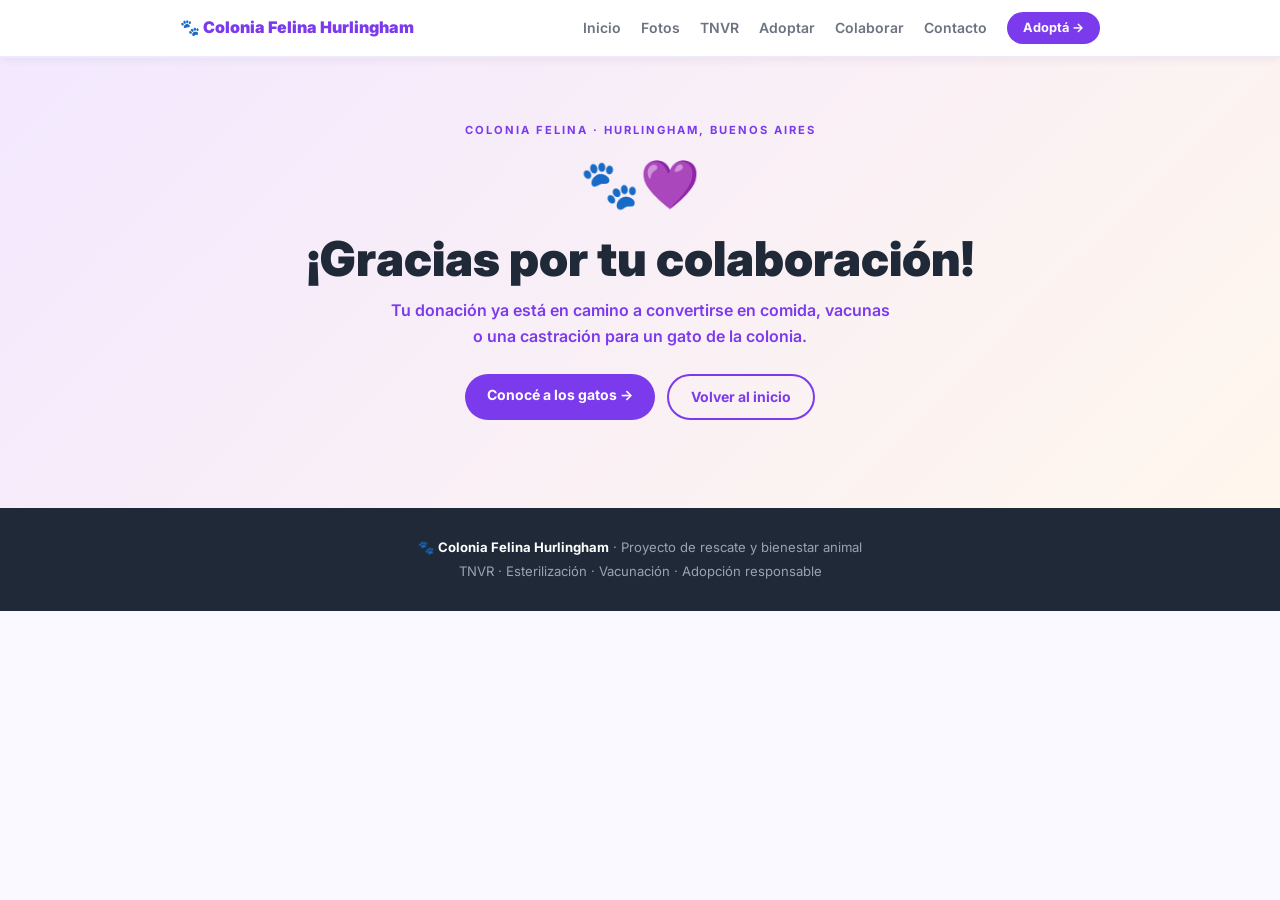
<file: gracias.html>
<!DOCTYPE html>
<html lang="es">
<head>
  <meta charset="UTF-8">
  <meta name="viewport" content="width=device-width, initial-scale=1.0">
  <meta name="description" content="Gracias por tu donación a la Colonia Felina Hurlingham.">
  <title>¡Gracias por tu colaboración! — Colonia Felina Hurlingham</title>
  <link rel="preconnect" href="https://fonts.googleapis.com">
  <link rel="preconnect" href="https://fonts.gstatic.com" crossorigin>
  <link href="https://fonts.googleapis.com/css2?family=Inter:wght@400;600;700;900&display=swap" rel="stylesheet">
  <link rel="stylesheet" href="css/styles.css">
  <script type="text/javascript">
    (function(c,l,a,r,i,t,y){
        c[a]=c[a]||function(){(c[a].q=c[a].q||[]).push(arguments)};
        t=l.createElement(r);t.async=1;t.src="https://www.clarity.ms/tag/"+i;
        y=l.getElementsByTagName(r)[0];y.parentNode.insertBefore(t,y);
    })(window, document, "clarity", "script", "xmikksjqrg");
</script>
</head>
<body>

  <!-- NAV -->
  <header class="nav-wrapper">
    <nav class="nav container">
      <a href="index.html#inicio" class="nav-logo">🐾 Colonia Felina Hurlingham</a>
      <button class="nav-toggle" aria-label="Abrir menú" aria-expanded="false">
        <span></span><span></span><span></span>
      </button>
      <ul class="nav-links">
        <li><a href="index.html#inicio">Inicio</a></li>
        <li><a href="index.html#fotos">Fotos</a></li>
        <li><a href="index.html#tnvr">TNVR</a></li>
        <li><a href="index.html#adoptar">Adoptar</a></li>
        <li><a href="index.html#colaborar">Colaborar</a></li>
        <li><a href="index.html#contacto">Contacto</a></li>
      </ul>
      <a href="index.html#contacto" class="btn btn-nav">Adoptá →</a>
    </nav>
  </header>

  <main>

    <!-- GRACIAS -->
    <section class="hero">
      <div class="container hero-inner">
        <div class="label">Colonia felina · Hurlingham, Buenos Aires</div>
        <div class="thanks-icon">🐾💜</div>
        <h1>¡Gracias por tu colaboración!</h1>
        <p class="tagline">Tu donación ya está en camino a convertirse en comida, vacunas<br>o una castración para un gato de la colonia.</p>
        <div class="hero-btns">
          <a href="index.html#fotos" class="btn btn-primary">Conocé a los gatos →</a>
          <a href="index.html#inicio" class="btn btn-secondary">Volver al inicio</a>
        </div>
      </div>
    </section>

  </main>

  <!-- FOOTER -->
  <footer class="footer">
    <div class="container">
      <p>🐾 <strong>Colonia Felina Hurlingham</strong> · Proyecto de rescate y bienestar animal</p>
      <p>TNVR · Esterilización · Vacunación · Adopción responsable</p>
    </div>
  </footer>

  <script src="js/main.js"></script>
</body>
</html>
</file>
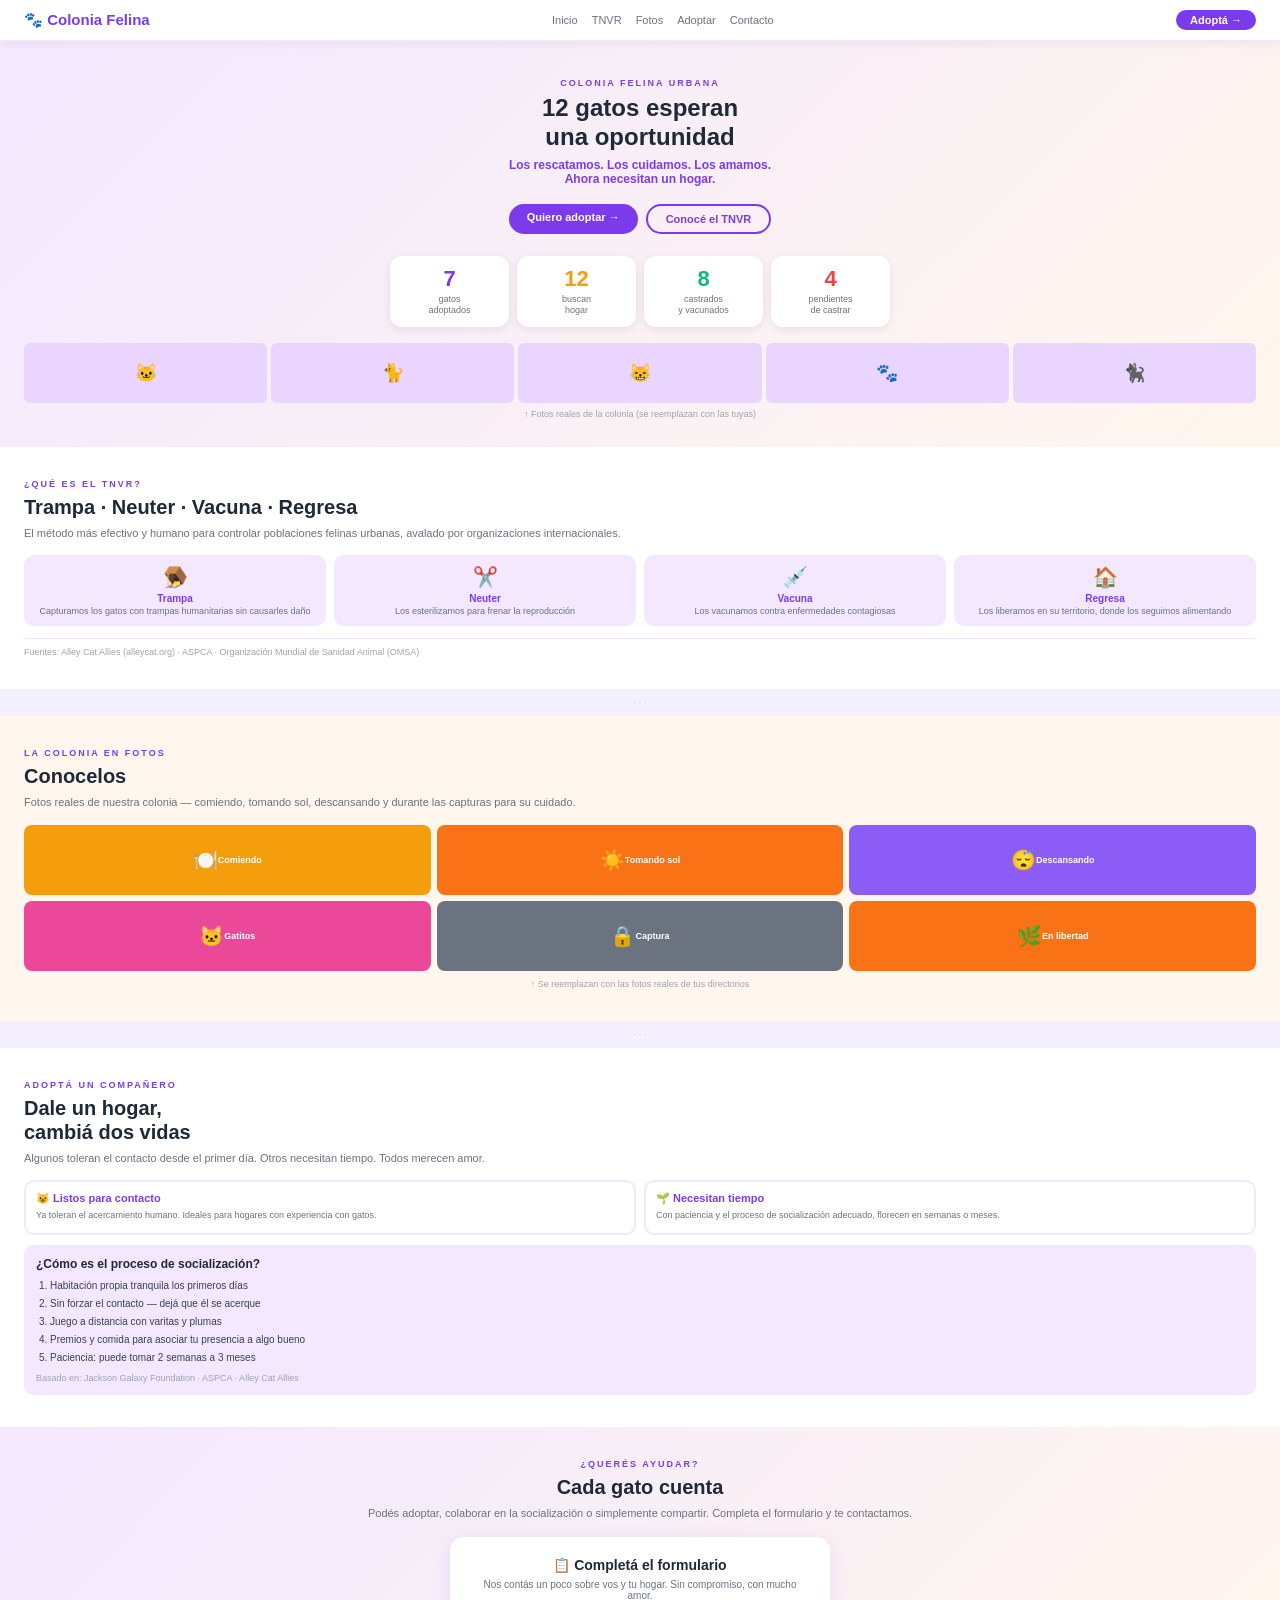
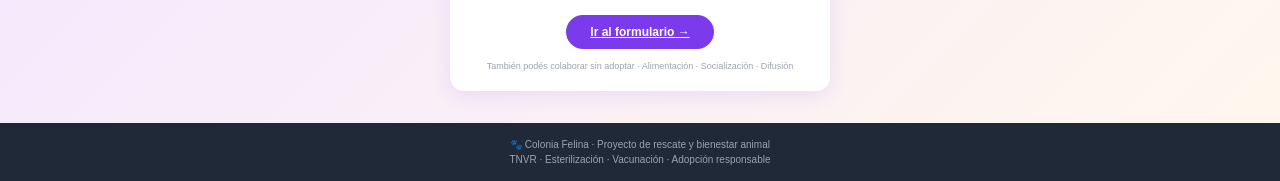
<file: .superpowers/brainstorm/844-1781565725/content/wireframe-full.html>
<!DOCTYPE html>
<html lang="es">
<head>
<meta charset="UTF-8">
<meta name="viewport" content="width=device-width, initial-scale=1.0">
<title>Wireframe — Colonia Felina</title>
<style>
  * { box-sizing: border-box; margin: 0; padding: 0; }
  body { font-family: 'Segoe UI', sans-serif; background: #f5f0ff; color: #1f2937; }

  /* NAV */
  nav { background: white; padding: 10px 24px; display: flex; align-items: center; justify-content: space-between; border-bottom: 2px solid #ede9fe; position: sticky; top: 0; z-index: 100; box-shadow: 0 2px 8px rgba(0,0,0,0.06); }
  nav .logo { font-weight: 900; font-size: 15px; color: #7c3aed; }
  nav .links { display: flex; gap: 14px; font-size: 11px; color: #6b7280; }
  nav .links span { cursor: pointer; } nav .links span:hover { color: #7c3aed; }
  nav .cta-nav { background: #7c3aed; color: white; padding: 4px 14px; border-radius: 20px; font-size: 11px; font-weight: 600; }

  /* SECTIONS */
  section { padding: 32px 24px; }
  .label { font-size: 9px; text-transform: uppercase; letter-spacing: 2px; color: #7c3aed; font-weight: 700; margin-bottom: 6px; }
  h2 { font-size: 20px; font-weight: 900; color: #1f2937; margin-bottom: 6px; line-height: 1.2; }
  .sub { font-size: 11px; color: #6b7280; margin-bottom: 14px; line-height: 1.5; }

  /* HERO */
  .hero { background: linear-gradient(135deg, #f3e8ff 0%, #fff7ed 100%); text-align: center; padding: 36px 24px 28px; }
  .hero h1 { font-size: 24px; font-weight: 900; color: #1f2937; line-height: 1.2; margin-bottom: 6px; }
  .hero .tagline { font-size: 12px; color: #7c3aed; font-weight: 600; margin-bottom: 18px; }
  .hero-btns { display: flex; gap: 8px; justify-content: center; margin-bottom: 22px; }
  .btn-primary { background: #7c3aed; color: white; padding: 7px 18px; border-radius: 24px; font-size: 11px; font-weight: 700; }
  .btn-secondary { border: 2px solid #7c3aed; color: #7c3aed; padding: 7px 18px; border-radius: 24px; font-size: 11px; font-weight: 700; }

  /* KPIs */
  .kpis { display: grid; grid-template-columns: repeat(4, 1fr); gap: 8px; max-width: 500px; margin: 0 auto; }
  .kpi { background: white; border-radius: 12px; padding: 10px 6px; text-align: center; box-shadow: 0 2px 8px rgba(0,0,0,0.08); }
  .kpi .num { font-size: 22px; font-weight: 900; }
  .kpi .desc { font-size: 9px; color: #6b7280; margin-top: 2px; line-height: 1.3; }
  .kpi.adopted .num { color: #7c3aed; }
  .kpi.waiting .num { color: #f59e0b; }
  .kpi.fixed .num { color: #10b981; }
  .kpi.pending .num { color: #ef4444; }

  /* FOTO STRIP hero */
  .photo-strip { display: grid; grid-template-columns: repeat(5, 1fr); gap: 4px; margin-top: 16px; }
  .photo-strip .ph { background: #e9d5ff; border-radius: 6px; height: 60px; display: flex; align-items: center; justify-content: center; font-size: 18px; }

  /* TNVR */
  .tnvr { background: white; }
  .tnvr-steps { display: grid; grid-template-columns: repeat(4, 1fr); gap: 8px; margin-bottom: 12px; }
  .step { background: #f3e8ff; border-radius: 10px; padding: 10px 6px; text-align: center; }
  .step .icon { font-size: 20px; margin-bottom: 4px; }
  .step .stitle { font-size: 10px; font-weight: 700; color: #7c3aed; }
  .step .sdesc { font-size: 9px; color: #6b7280; margin-top: 2px; }
  .tnvr-source { font-size: 9px; color: #9ca3af; border-top: 1px solid #f3e8ff; padding-top: 8px; }

  /* GALERÍA */
  .galeria { background: #fff7ed; }
  .gallery-grid { display: grid; grid-template-columns: repeat(3, 1fr); gap: 6px; }
  .gallery-grid .ph { border-radius: 8px; height: 70px; display: flex; align-items: center; justify-content: center; font-size: 20px; font-weight: bold; color: white; }
  .gallery-grid .ph.comiendo { background: #f59e0b; }
  .gallery-grid .ph.sol { background: #f97316; }
  .gallery-grid .ph.descansando { background: #8b5cf6; }
  .gallery-grid .ph.gatitos { background: #ec4899; }
  .gallery-grid .ph.jaula { background: #6b7280; }

  /* ADOPTAR */
  .adoptar { background: white; }
  .adopt-cards { display: grid; grid-template-columns: 1fr 1fr; gap: 8px; }
  .adopt-card { border: 2px solid #ede9fe; border-radius: 10px; padding: 10px; }
  .adopt-card h4 { font-size: 11px; font-weight: 700; color: #7c3aed; margin-bottom: 4px; }
  .adopt-card p { font-size: 9px; color: #6b7280; line-height: 1.5; }
  .socializacion { background: #f3e8ff; border-radius: 10px; padding: 12px; margin-top: 10px; }
  .socializacion h4 { font-size: 12px; font-weight: 700; color: #1f2937; margin-bottom: 6px; }
  .socializacion ol { padding-left: 14px; font-size: 10px; color: #374151; line-height: 1.8; }
  .socializacion .source { font-size: 9px; color: #9ca3af; margin-top: 6px; }

  /* CONTACTO */
  .contacto { background: linear-gradient(135deg, #f3e8ff 0%, #fff7ed 100%); text-align: center; }
  .form-box { background: white; border-radius: 14px; padding: 20px; max-width: 380px; margin: 0 auto; box-shadow: 0 4px 20px rgba(124,58,237,0.12); }
  .form-box h3 { font-size: 14px; font-weight: 800; color: #1f2937; margin-bottom: 6px; }
  .form-box p { font-size: 10px; color: #6b7280; margin-bottom: 14px; }
  .form-link { background: #7c3aed; color: white; padding: 10px 24px; border-radius: 24px; font-size: 12px; font-weight: 700; display: inline-block; }
  .form-extras { margin-top: 12px; font-size: 9px; color: #9ca3af; }

  /* FOOTER */
  footer { background: #1f2937; color: #9ca3af; padding: 16px 24px; text-align: center; font-size: 10px; }

  .divider { text-align: center; margin: 8px 0; color: #d1d5db; font-size: 10px; }
</style>
</head>
<body>

<!-- NAV -->
<nav>
  <span class="logo">🐾 Colonia Felina</span>
  <div class="links">
    <span>Inicio</span>
    <span>TNVR</span>
    <span>Fotos</span>
    <span>Adoptar</span>
    <span>Contacto</span>
  </div>
  <span class="cta-nav">Adoptá →</span>
</nav>

<!-- HERO -->
<section class="hero">
  <div class="label">Colonia felina urbana</div>
  <h1>12 gatos esperan<br>una oportunidad</h1>
  <div class="tagline">Los rescatamos. Los cuidamos. Los amamos.<br>Ahora necesitan un hogar.</div>
  <div class="hero-btns">
    <span class="btn-primary">Quiero adoptar →</span>
    <span class="btn-secondary">Conocé el TNVR</span>
  </div>

  <!-- KPIs -->
  <div class="kpis">
    <div class="kpi adopted">
      <div class="num">7</div>
      <div class="desc">gatos<br>adoptados</div>
    </div>
    <div class="kpi waiting">
      <div class="num">12</div>
      <div class="desc">buscan<br>hogar</div>
    </div>
    <div class="kpi fixed">
      <div class="num">8</div>
      <div class="desc">castrados<br>y vacunados</div>
    </div>
    <div class="kpi pending">
      <div class="num">4</div>
      <div class="desc">pendientes<br>de castrar</div>
    </div>
  </div>

  <!-- FOTO STRIP -->
  <div class="photo-strip">
    <div class="ph">🐱</div>
    <div class="ph">🐈</div>
    <div class="ph">😸</div>
    <div class="ph">🐾</div>
    <div class="ph">🐈‍⬛</div>
  </div>
  <div style="font-size:9px;color:#9ca3af;margin-top:6px">↑ Fotos reales de la colonia (se reemplazan con las tuyas)</div>
</section>

<!-- TNVR -->
<section class="tnvr">
  <div class="label">¿Qué es el TNVR?</div>
  <h2>Trampa · Neuter · Vacuna · Regresa</h2>
  <p class="sub">El método más efectivo y humano para controlar poblaciones felinas urbanas, avalado por organizaciones internacionales.</p>

  <div class="tnvr-steps">
    <div class="step">
      <div class="icon">🪤</div>
      <div class="stitle">Trampa</div>
      <div class="sdesc">Capturamos los gatos con trampas humanitarias sin causarles daño</div>
    </div>
    <div class="step">
      <div class="icon">✂️</div>
      <div class="stitle">Neuter</div>
      <div class="sdesc">Los esterilizamos para frenar la reproducción</div>
    </div>
    <div class="step">
      <div class="icon">💉</div>
      <div class="stitle">Vacuna</div>
      <div class="sdesc">Los vacunamos contra enfermedades contagiosas</div>
    </div>
    <div class="step">
      <div class="icon">🏠</div>
      <div class="stitle">Regresa</div>
      <div class="sdesc">Los liberamos en su territorio, donde los seguimos alimentando</div>
    </div>
  </div>

  <div class="tnvr-source">
    Fuentes: Alley Cat Allies (alleycat.org) · ASPCA · Organización Mundial de Sanidad Animal (OMSA)
  </div>
</section>

<div class="divider">· · ·</div>

<!-- GALERÍA -->
<section class="galeria">
  <div class="label">La colonia en fotos</div>
  <h2>Conocelos</h2>
  <p class="sub">Fotos reales de nuestra colonia — comiendo, tomando sol, descansando y durante las capturas para su cuidado.</p>

  <div class="gallery-grid">
    <div class="ph comiendo">🍽️<br><span style="font-size:9px">Comiendo</span></div>
    <div class="ph sol">☀️<br><span style="font-size:9px">Tomando sol</span></div>
    <div class="ph descansando">😴<br><span style="font-size:9px">Descansando</span></div>
    <div class="ph gatitos">🐱<br><span style="font-size:9px">Gatitos</span></div>
    <div class="ph jaula">🔒<br><span style="font-size:9px">Captura</span></div>
    <div class="ph sol">🌿<br><span style="font-size:9px">En libertad</span></div>
  </div>
  <p style="font-size:9px;color:#9ca3af;margin-top:8px;text-align:center">↑ Se reemplazan con las fotos reales de tus directorios</p>
</section>

<div class="divider">· · ·</div>

<!-- ADOPTAR -->
<section class="adoptar">
  <div class="label">Adoptá un compañero</div>
  <h2>Dale un hogar,<br>cambiá dos vidas</h2>
  <p class="sub">Algunos toleran el contacto desde el primer día. Otros necesitan tiempo. Todos merecen amor.</p>

  <div class="adopt-cards">
    <div class="adopt-card">
      <h4>😺 Listos para contacto</h4>
      <p>Ya toleran el acercamiento humano. Ideales para hogares con experiencia con gatos.</p>
    </div>
    <div class="adopt-card">
      <h4>🌱 Necesitan tiempo</h4>
      <p>Con paciencia y el proceso de socialización adecuado, florecen en semanas o meses.</p>
    </div>
  </div>

  <div class="socializacion">
    <h4>¿Cómo es el proceso de socialización?</h4>
    <ol>
      <li>Habitación propia tranquila los primeros días</li>
      <li>Sin forzar el contacto — dejá que él se acerque</li>
      <li>Juego a distancia con varitas y plumas</li>
      <li>Premios y comida para asociar tu presencia a algo bueno</li>
      <li>Paciencia: puede tomar 2 semanas a 3 meses</li>
    </ol>
    <div class="source">Basado en: Jackson Galaxy Foundation · ASPCA · Alley Cat Allies</div>
  </div>
</section>

<!-- CONTACTO -->
<section class="contacto">
  <div class="label">¿Querés ayudar?</div>
  <h2>Cada gato cuenta</h2>
  <p class="sub" style="margin-bottom:16px">Podés adoptar, colaborar en la socialización o simplemente compartir. Completa el formulario y te contactamos.</p>

  <div class="form-box">
    <h3>📋 Completá el formulario</h3>
    <p>Nos contás un poco sobre vos y tu hogar. Sin compromiso, con mucho amor.</p>
    <a class="form-link" href="https://forms.gle/M1fxo6MsNcmR37h48" target="_blank">Ir al formulario →</a>
    <div class="form-extras">También podés colaborar sin adoptar · Alimentación · Socialización · Difusión</div>
  </div>
</section>

<!-- FOOTER -->
<footer>
  <p>🐾 Colonia Felina · Proyecto de rescate y bienestar animal</p>
  <p style="margin-top:4px">TNVR · Esterilización · Vacunación · Adopción responsable</p>
</footer>

</body>
</html>
</file>
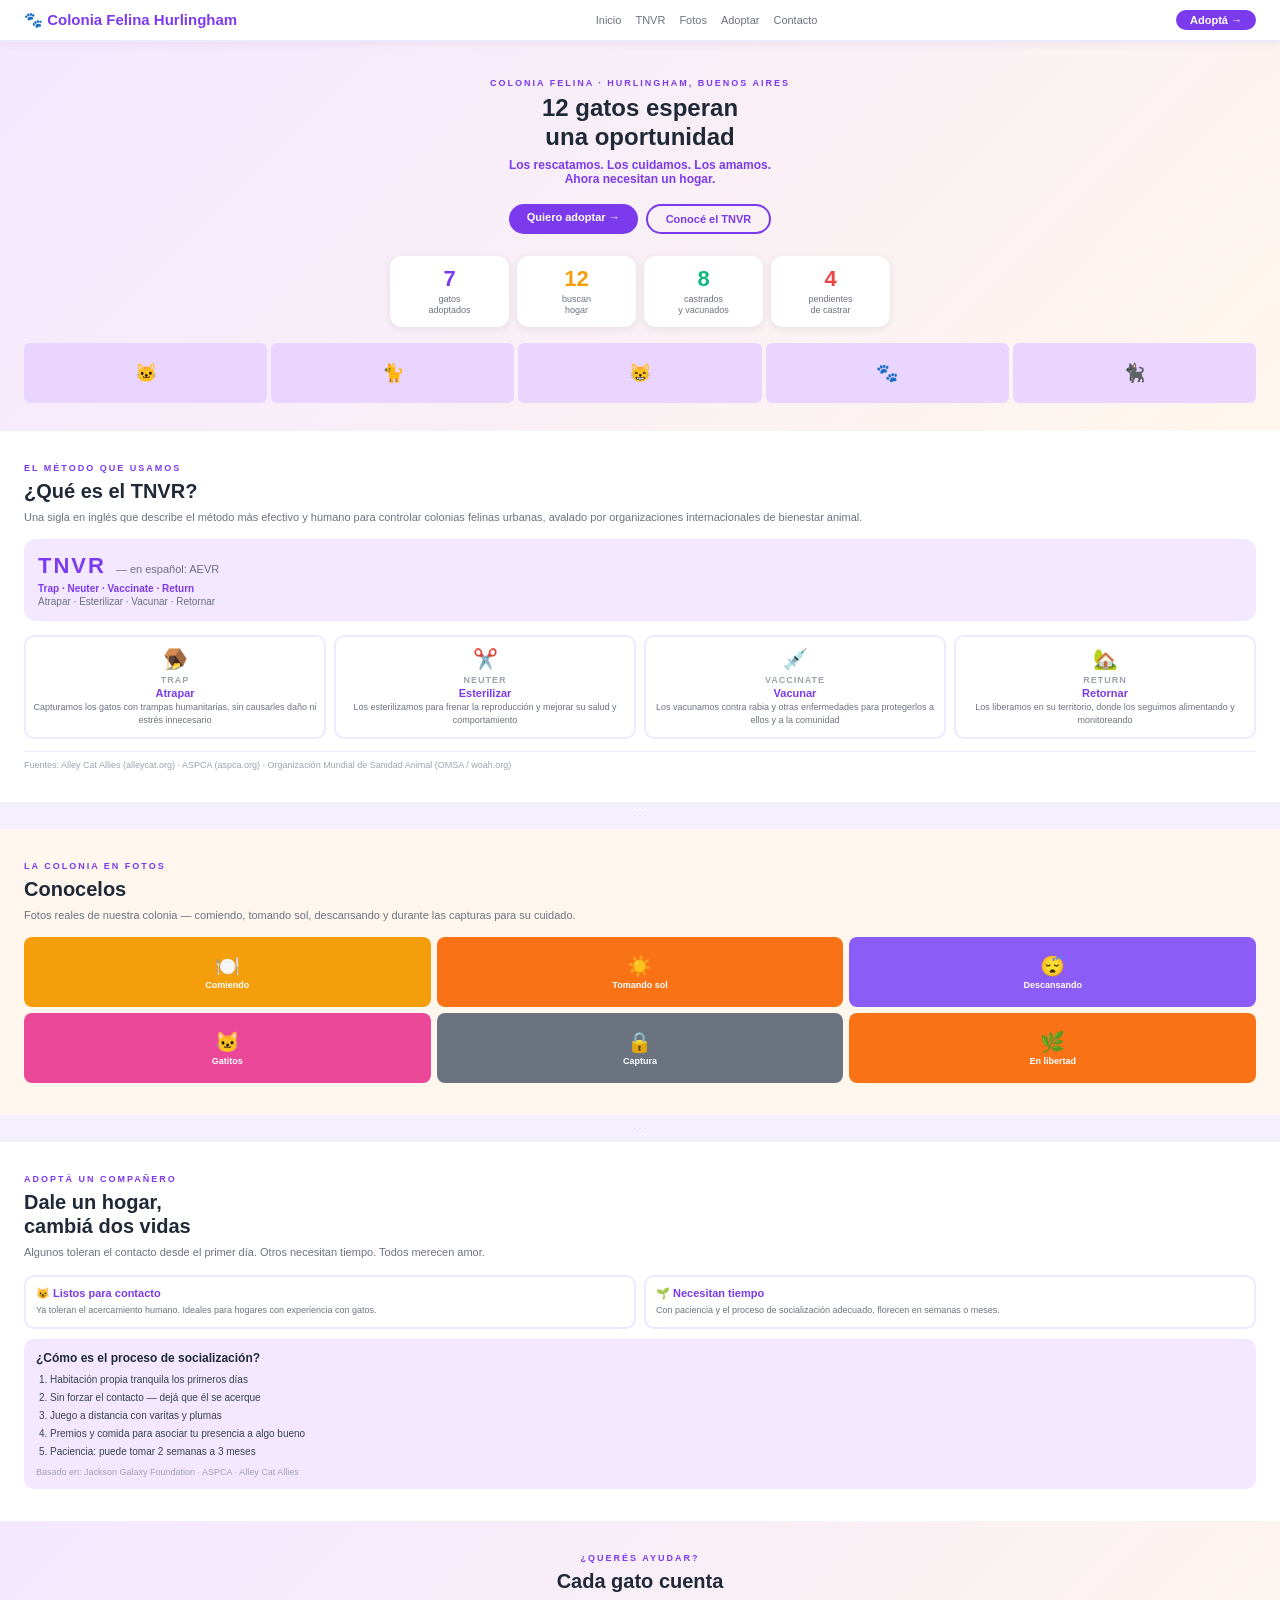
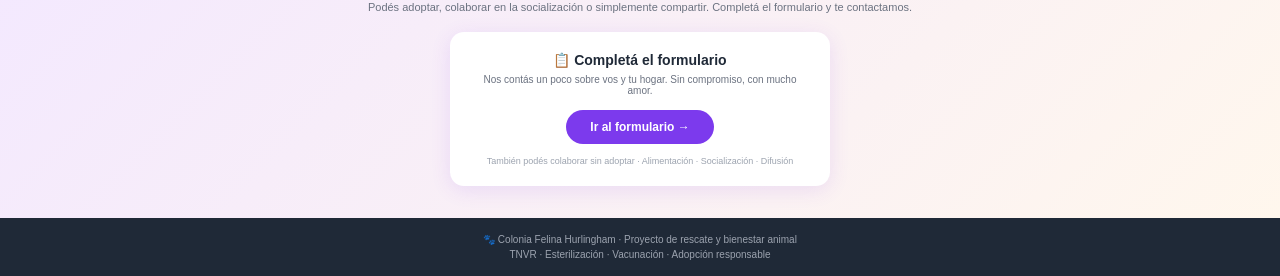
<file: .superpowers/brainstorm/844-1781565725/content/wireframe-v2.html>
<!DOCTYPE html>
<html lang="es">
<head>
<meta charset="UTF-8">
<meta name="viewport" content="width=device-width, initial-scale=1.0">
<title>Wireframe v2 — Colonia Felina Hurlingham</title>
<style>
  * { box-sizing: border-box; margin: 0; padding: 0; }
  body { font-family: 'Segoe UI', sans-serif; background: #f5f0ff; color: #1f2937; }

  nav { background: white; padding: 10px 24px; display: flex; align-items: center; justify-content: space-between; border-bottom: 2px solid #ede9fe; position: sticky; top: 0; z-index: 100; box-shadow: 0 2px 8px rgba(0,0,0,0.06); }
  nav .logo { font-weight: 900; font-size: 15px; color: #7c3aed; }
  nav .links { display: flex; gap: 14px; font-size: 11px; color: #6b7280; }
  nav .cta-nav { background: #7c3aed; color: white; padding: 4px 14px; border-radius: 20px; font-size: 11px; font-weight: 600; }

  section { padding: 32px 24px; }
  .label { font-size: 9px; text-transform: uppercase; letter-spacing: 2px; color: #7c3aed; font-weight: 700; margin-bottom: 6px; }
  h2 { font-size: 20px; font-weight: 900; color: #1f2937; margin-bottom: 6px; line-height: 1.2; }
  .sub { font-size: 11px; color: #6b7280; margin-bottom: 14px; line-height: 1.5; }

  .hero { background: linear-gradient(135deg, #f3e8ff 0%, #fff7ed 100%); text-align: center; padding: 36px 24px 28px; }
  .hero h1 { font-size: 24px; font-weight: 900; color: #1f2937; line-height: 1.2; margin-bottom: 6px; }
  .hero .tagline { font-size: 12px; color: #7c3aed; font-weight: 600; margin-bottom: 18px; }
  .hero-btns { display: flex; gap: 8px; justify-content: center; margin-bottom: 22px; }
  .btn-primary { background: #7c3aed; color: white; padding: 7px 18px; border-radius: 24px; font-size: 11px; font-weight: 700; }
  .btn-secondary { border: 2px solid #7c3aed; color: #7c3aed; padding: 7px 18px; border-radius: 24px; font-size: 11px; font-weight: 700; }

  .kpis { display: grid; grid-template-columns: repeat(4, 1fr); gap: 8px; max-width: 500px; margin: 0 auto; }
  .kpi { background: white; border-radius: 12px; padding: 10px 6px; text-align: center; box-shadow: 0 2px 8px rgba(0,0,0,0.08); }
  .kpi .num { font-size: 22px; font-weight: 900; }
  .kpi .desc { font-size: 9px; color: #6b7280; margin-top: 2px; line-height: 1.3; }
  .kpi.adopted .num { color: #7c3aed; }
  .kpi.waiting .num { color: #f59e0b; }
  .kpi.fixed .num { color: #10b981; }
  .kpi.pending .num { color: #ef4444; }

  .photo-strip { display: grid; grid-template-columns: repeat(5, 1fr); gap: 4px; margin-top: 16px; }
  .photo-strip .ph { background: #e9d5ff; border-radius: 6px; height: 60px; display: flex; align-items: center; justify-content: center; font-size: 18px; }

  /* TNVR */
  .tnvr { background: white; }
  .tnvr-acronym { background: #f3e8ff; border-radius: 12px; padding: 14px; margin-bottom: 14px; }
  .tnvr-acronym .title-row { display: flex; align-items: baseline; gap: 10px; margin-bottom: 4px; }
  .tnvr-acronym .eng { font-size: 22px; font-weight: 900; color: #7c3aed; letter-spacing: 2px; }
  .tnvr-acronym .esp { font-size: 11px; color: #6b7280; }
  .tnvr-acronym .full-eng { font-size: 10px; color: #7c3aed; font-weight: 600; margin-bottom: 2px; }
  .tnvr-acronym .full-esp { font-size: 10px; color: #6b7280; }

  .tnvr-steps { display: grid; grid-template-columns: repeat(4, 1fr); gap: 8px; margin-bottom: 12px; }
  .step { border: 2px solid #ede9fe; border-radius: 10px; padding: 10px 6px; text-align: center; }
  .step .icon { font-size: 20px; margin-bottom: 4px; }
  .step .eng-word { font-size: 9px; font-weight: 700; color: #9ca3af; text-transform: uppercase; letter-spacing: 1px; }
  .step .esp-word { font-size: 11px; font-weight: 800; color: #7c3aed; margin: 2px 0; }
  .step .sdesc { font-size: 9px; color: #6b7280; margin-top: 2px; line-height: 1.4; }

  .tnvr-source { font-size: 9px; color: #9ca3af; border-top: 1px solid #f3e8ff; padding-top: 8px; }

  .galeria { background: #fff7ed; }
  .gallery-grid { display: grid; grid-template-columns: repeat(3, 1fr); gap: 6px; }
  .gallery-grid .ph { border-radius: 8px; height: 70px; display: flex; align-items: center; justify-content: center; font-size: 20px; font-weight: bold; color: white; flex-direction: column; gap: 2px; }
  .gallery-grid .ph span { font-size: 9px; }
  .gallery-grid .ph.comiendo { background: #f59e0b; }
  .gallery-grid .ph.sol { background: #f97316; }
  .gallery-grid .ph.descansando { background: #8b5cf6; }
  .gallery-grid .ph.gatitos { background: #ec4899; }
  .gallery-grid .ph.jaula { background: #6b7280; }

  .adoptar { background: white; }
  .adopt-cards { display: grid; grid-template-columns: 1fr 1fr; gap: 8px; }
  .adopt-card { border: 2px solid #ede9fe; border-radius: 10px; padding: 10px; }
  .adopt-card h4 { font-size: 11px; font-weight: 700; color: #7c3aed; margin-bottom: 4px; }
  .adopt-card p { font-size: 9px; color: #6b7280; line-height: 1.5; }
  .socializacion { background: #f3e8ff; border-radius: 10px; padding: 12px; margin-top: 10px; }
  .socializacion h4 { font-size: 12px; font-weight: 700; color: #1f2937; margin-bottom: 6px; }
  .socializacion ol { padding-left: 14px; font-size: 10px; color: #374151; line-height: 1.8; }
  .socializacion .source { font-size: 9px; color: #9ca3af; margin-top: 6px; }

  .contacto { background: linear-gradient(135deg, #f3e8ff 0%, #fff7ed 100%); text-align: center; }
  .form-box { background: white; border-radius: 14px; padding: 20px; max-width: 380px; margin: 0 auto; box-shadow: 0 4px 20px rgba(124,58,237,0.12); }
  .form-box h3 { font-size: 14px; font-weight: 800; color: #1f2937; margin-bottom: 6px; }
  .form-box p { font-size: 10px; color: #6b7280; margin-bottom: 14px; }
  .form-link { background: #7c3aed; color: white; padding: 10px 24px; border-radius: 24px; font-size: 12px; font-weight: 700; display: inline-block; text-decoration: none; }
  .form-extras { margin-top: 12px; font-size: 9px; color: #9ca3af; }

  footer { background: #1f2937; color: #9ca3af; padding: 16px 24px; text-align: center; font-size: 10px; }
  .divider { text-align: center; margin: 8px 0; color: #d1d5db; font-size: 10px; }
</style>
</head>
<body>

<nav>
  <span class="logo">🐾 Colonia Felina Hurlingham</span>
  <div class="links">
    <span>Inicio</span><span>TNVR</span><span>Fotos</span><span>Adoptar</span><span>Contacto</span>
  </div>
  <span class="cta-nav">Adoptá →</span>
</nav>

<section class="hero">
  <div class="label">Colonia felina · Hurlingham, Buenos Aires</div>
  <h1>12 gatos esperan<br>una oportunidad</h1>
  <div class="tagline">Los rescatamos. Los cuidamos. Los amamos.<br>Ahora necesitan un hogar.</div>
  <div class="hero-btns">
    <span class="btn-primary">Quiero adoptar →</span>
    <span class="btn-secondary">Conocé el TNVR</span>
  </div>
  <div class="kpis">
    <div class="kpi adopted"><div class="num">7</div><div class="desc">gatos<br>adoptados</div></div>
    <div class="kpi waiting"><div class="num">12</div><div class="desc">buscan<br>hogar</div></div>
    <div class="kpi fixed"><div class="num">8</div><div class="desc">castrados<br>y vacunados</div></div>
    <div class="kpi pending"><div class="num">4</div><div class="desc">pendientes<br>de castrar</div></div>
  </div>
  <div class="photo-strip">
    <div class="ph">🐱</div><div class="ph">🐈</div><div class="ph">😸</div><div class="ph">🐾</div><div class="ph">🐈‍⬛</div>
  </div>
</section>

<section class="tnvr">
  <div class="label">El método que usamos</div>
  <h2>¿Qué es el TNVR?</h2>
  <p class="sub">Una sigla en inglés que describe el método más efectivo y humano para controlar colonias felinas urbanas, avalado por organizaciones internacionales de bienestar animal.</p>

  <div class="tnvr-acronym">
    <div class="title-row">
      <span class="eng">TNVR</span>
      <span class="esp">— en español: AEVR</span>
    </div>
    <div class="full-eng">Trap · Neuter · Vaccinate · Return</div>
    <div class="full-esp">Atrapar · Esterilizar · Vacunar · Retornar</div>
  </div>

  <div class="tnvr-steps">
    <div class="step">
      <div class="icon">🪤</div>
      <div class="eng-word">Trap</div>
      <div class="esp-word">Atrapar</div>
      <div class="sdesc">Capturamos los gatos con trampas humanitarias, sin causarles daño ni estrés innecesario</div>
    </div>
    <div class="step">
      <div class="icon">✂️</div>
      <div class="eng-word">Neuter</div>
      <div class="esp-word">Esterilizar</div>
      <div class="sdesc">Los esterilizamos para frenar la reproducción y mejorar su salud y comportamiento</div>
    </div>
    <div class="step">
      <div class="icon">💉</div>
      <div class="eng-word">Vaccinate</div>
      <div class="esp-word">Vacunar</div>
      <div class="sdesc">Los vacunamos contra rabia y otras enfermedades para protegerlos a ellos y a la comunidad</div>
    </div>
    <div class="step">
      <div class="icon">🏡</div>
      <div class="eng-word">Return</div>
      <div class="esp-word">Retornar</div>
      <div class="sdesc">Los liberamos en su territorio, donde los seguimos alimentando y monitoreando</div>
    </div>
  </div>

  <div class="tnvr-source">
    Fuentes: Alley Cat Allies (alleycat.org) · ASPCA (aspca.org) · Organización Mundial de Sanidad Animal (OMSA / woah.org)
  </div>
</section>

<div class="divider">· · ·</div>

<section class="galeria">
  <div class="label">La colonia en fotos</div>
  <h2>Conocelos</h2>
  <p class="sub">Fotos reales de nuestra colonia — comiendo, tomando sol, descansando y durante las capturas para su cuidado.</p>
  <div class="gallery-grid">
    <div class="ph comiendo">🍽️<span>Comiendo</span></div>
    <div class="ph sol">☀️<span>Tomando sol</span></div>
    <div class="ph descansando">😴<span>Descansando</span></div>
    <div class="ph gatitos">🐱<span>Gatitos</span></div>
    <div class="ph jaula">🔒<span>Captura</span></div>
    <div class="ph sol">🌿<span>En libertad</span></div>
  </div>
</section>

<div class="divider">· · ·</div>

<section class="adoptar">
  <div class="label">Adoptá un compañero</div>
  <h2>Dale un hogar,<br>cambiá dos vidas</h2>
  <p class="sub">Algunos toleran el contacto desde el primer día. Otros necesitan tiempo. Todos merecen amor.</p>
  <div class="adopt-cards">
    <div class="adopt-card">
      <h4>😺 Listos para contacto</h4>
      <p>Ya toleran el acercamiento humano. Ideales para hogares con experiencia con gatos.</p>
    </div>
    <div class="adopt-card">
      <h4>🌱 Necesitan tiempo</h4>
      <p>Con paciencia y el proceso de socialización adecuado, florecen en semanas o meses.</p>
    </div>
  </div>
  <div class="socializacion">
    <h4>¿Cómo es el proceso de socialización?</h4>
    <ol>
      <li>Habitación propia tranquila los primeros días</li>
      <li>Sin forzar el contacto — dejá que él se acerque</li>
      <li>Juego a distancia con varitas y plumas</li>
      <li>Premios y comida para asociar tu presencia a algo bueno</li>
      <li>Paciencia: puede tomar 2 semanas a 3 meses</li>
    </ol>
    <div class="source">Basado en: Jackson Galaxy Foundation · ASPCA · Alley Cat Allies</div>
  </div>
</section>

<section class="contacto">
  <div class="label">¿Querés ayudar?</div>
  <h2>Cada gato cuenta</h2>
  <p class="sub" style="margin-bottom:16px">Podés adoptar, colaborar en la socialización o simplemente compartir. Completá el formulario y te contactamos.</p>
  <div class="form-box">
    <h3>📋 Completá el formulario</h3>
    <p>Nos contás un poco sobre vos y tu hogar. Sin compromiso, con mucho amor.</p>
    <a class="form-link" href="https://forms.gle/M1fxo6MsNcmR37h48" target="_blank">Ir al formulario →</a>
    <div class="form-extras">También podés colaborar sin adoptar · Alimentación · Socialización · Difusión</div>
  </div>
</section>

<footer>
  <p>🐾 Colonia Felina Hurlingham · Proyecto de rescate y bienestar animal</p>
  <p style="margin-top:4px">TNVR · Esterilización · Vacunación · Adopción responsable</p>
</footer>

</body>
</html>
</file>
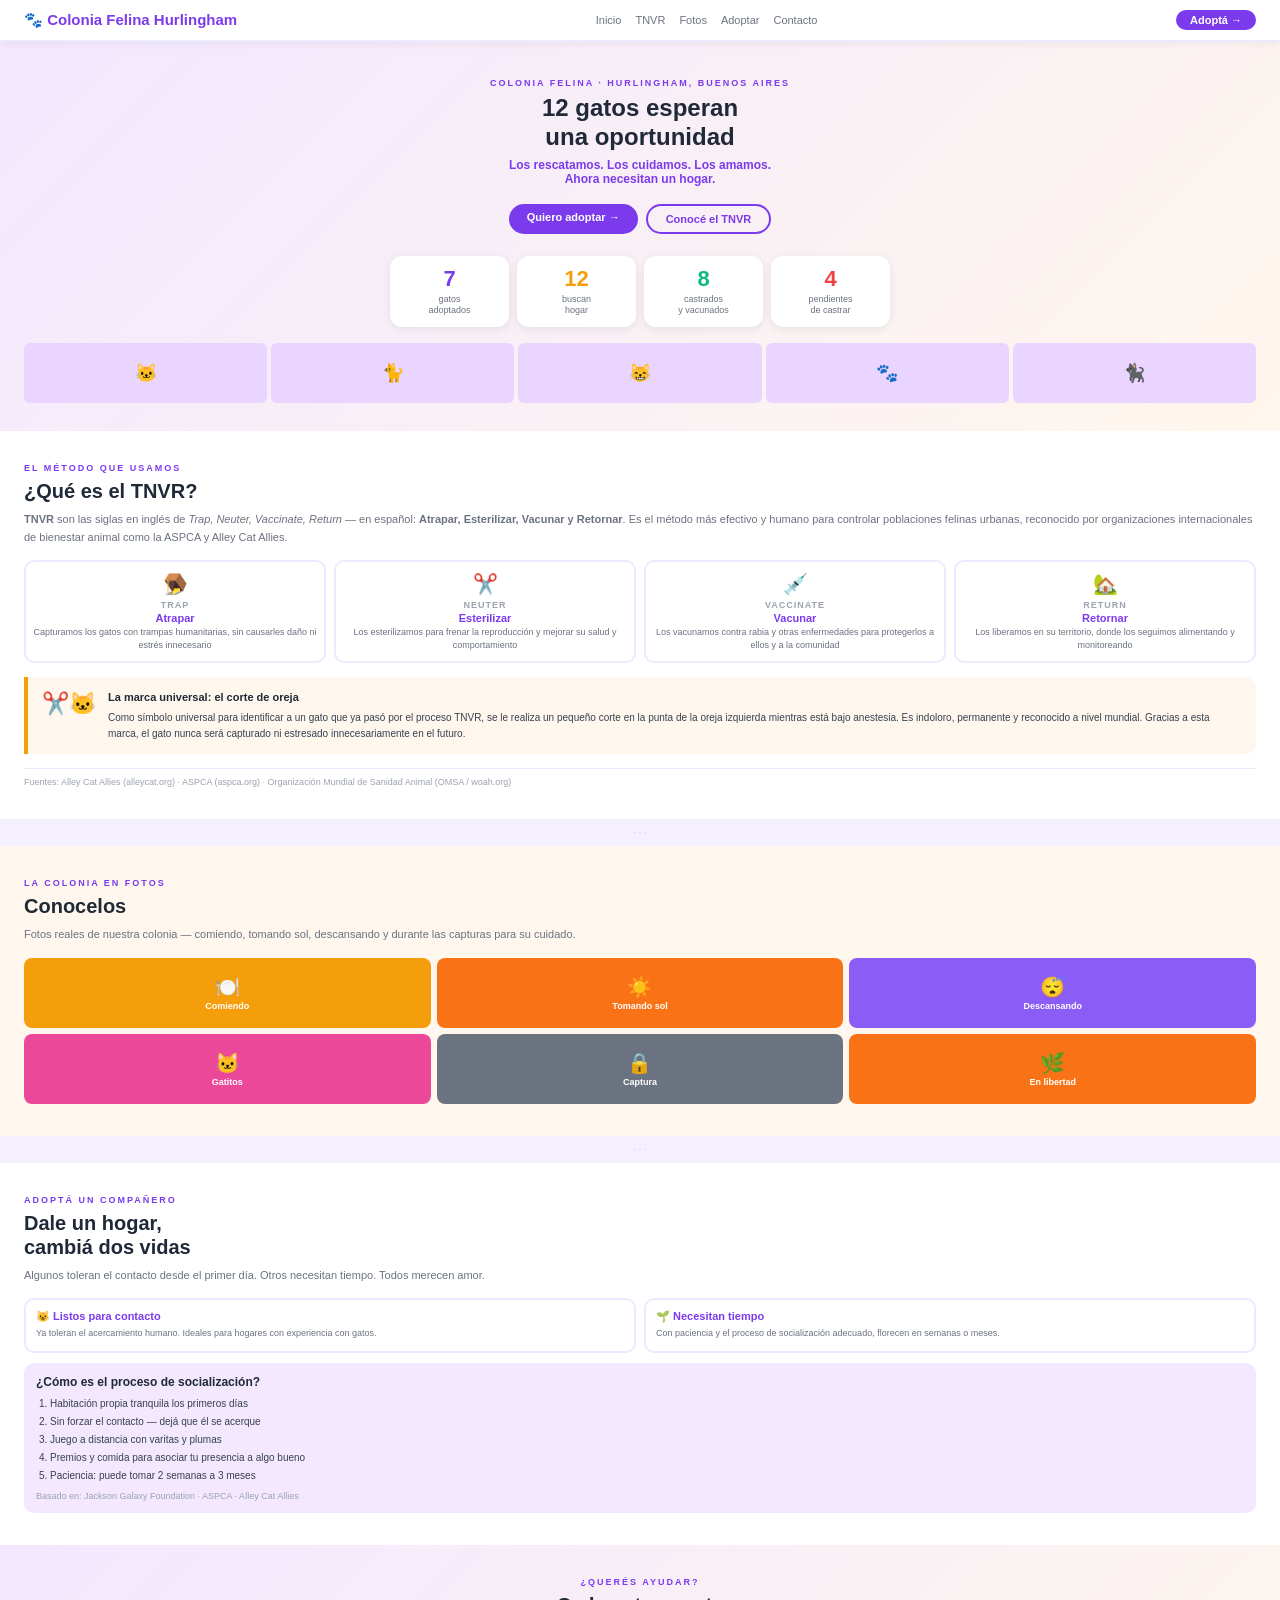
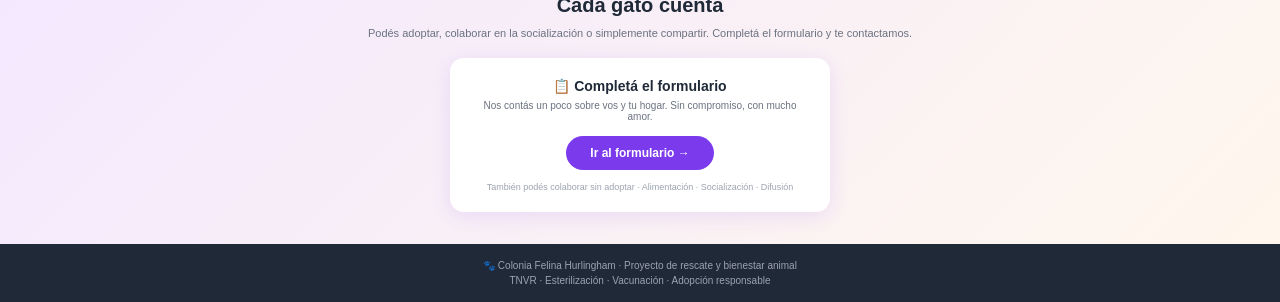
<file: .superpowers/brainstorm/844-1781565725/content/wireframe-v3.html>
<!DOCTYPE html>
<html lang="es">
<head>
<meta charset="UTF-8">
<meta name="viewport" content="width=device-width, initial-scale=1.0">
<title>Wireframe v3 — Colonia Felina Hurlingham</title>
<style>
  * { box-sizing: border-box; margin: 0; padding: 0; }
  body { font-family: 'Segoe UI', sans-serif; background: #f5f0ff; color: #1f2937; }

  nav { background: white; padding: 10px 24px; display: flex; align-items: center; justify-content: space-between; border-bottom: 2px solid #ede9fe; position: sticky; top: 0; z-index: 100; box-shadow: 0 2px 8px rgba(0,0,0,0.06); }
  nav .logo { font-weight: 900; font-size: 15px; color: #7c3aed; }
  nav .links { display: flex; gap: 14px; font-size: 11px; color: #6b7280; }
  nav .cta-nav { background: #7c3aed; color: white; padding: 4px 14px; border-radius: 20px; font-size: 11px; font-weight: 600; }

  section { padding: 32px 24px; }
  .label { font-size: 9px; text-transform: uppercase; letter-spacing: 2px; color: #7c3aed; font-weight: 700; margin-bottom: 6px; }
  h2 { font-size: 20px; font-weight: 900; color: #1f2937; margin-bottom: 8px; line-height: 1.2; }
  .sub { font-size: 11px; color: #6b7280; margin-bottom: 14px; line-height: 1.6; }

  .hero { background: linear-gradient(135deg, #f3e8ff 0%, #fff7ed 100%); text-align: center; padding: 36px 24px 28px; }
  .hero h1 { font-size: 24px; font-weight: 900; color: #1f2937; line-height: 1.2; margin-bottom: 6px; }
  .hero .tagline { font-size: 12px; color: #7c3aed; font-weight: 600; margin-bottom: 18px; }
  .hero-btns { display: flex; gap: 8px; justify-content: center; margin-bottom: 22px; }
  .btn-primary { background: #7c3aed; color: white; padding: 7px 18px; border-radius: 24px; font-size: 11px; font-weight: 700; }
  .btn-secondary { border: 2px solid #7c3aed; color: #7c3aed; padding: 7px 18px; border-radius: 24px; font-size: 11px; font-weight: 700; }

  .kpis { display: grid; grid-template-columns: repeat(4, 1fr); gap: 8px; max-width: 500px; margin: 0 auto; }
  .kpi { background: white; border-radius: 12px; padding: 10px 6px; text-align: center; box-shadow: 0 2px 8px rgba(0,0,0,0.08); }
  .kpi .num { font-size: 22px; font-weight: 900; }
  .kpi .desc { font-size: 9px; color: #6b7280; margin-top: 2px; line-height: 1.3; }
  .kpi.adopted .num { color: #7c3aed; }
  .kpi.waiting .num { color: #f59e0b; }
  .kpi.fixed .num { color: #10b981; }
  .kpi.pending .num { color: #ef4444; }

  .photo-strip { display: grid; grid-template-columns: repeat(5, 1fr); gap: 4px; margin-top: 16px; }
  .photo-strip .ph { background: #e9d5ff; border-radius: 6px; height: 60px; display: flex; align-items: center; justify-content: center; font-size: 18px; }

  /* TNVR */
  .tnvr { background: white; }
  .tnvr-steps { display: grid; grid-template-columns: repeat(4, 1fr); gap: 8px; margin: 14px 0; }
  .step { border: 2px solid #ede9fe; border-radius: 10px; padding: 10px 6px; text-align: center; }
  .step .icon { font-size: 20px; margin-bottom: 4px; }
  .step .eng-word { font-size: 9px; font-weight: 700; color: #9ca3af; text-transform: uppercase; letter-spacing: 1px; }
  .step .esp-word { font-size: 11px; font-weight: 800; color: #7c3aed; margin: 2px 0; }
  .step .sdesc { font-size: 9px; color: #6b7280; margin-top: 2px; line-height: 1.4; }

  .ear-tip { display: flex; align-items: flex-start; gap: 12px; background: #fff7ed; border-left: 4px solid #f59e0b; border-radius: 0 10px 10px 0; padding: 12px 14px; margin-top: 14px; }
  .ear-tip .icon { font-size: 22px; flex-shrink: 0; margin-top: 2px; }
  .ear-tip .text { font-size: 10px; color: #374151; line-height: 1.6; }
  .ear-tip .text strong { color: #1f2937; font-size: 11px; display: block; margin-bottom: 3px; }

  .tnvr-source { font-size: 9px; color: #9ca3af; border-top: 1px solid #f3e8ff; padding-top: 8px; margin-top: 14px; }

  .galeria { background: #fff7ed; }
  .gallery-grid { display: grid; grid-template-columns: repeat(3, 1fr); gap: 6px; }
  .gallery-grid .ph { border-radius: 8px; height: 70px; display: flex; align-items: center; justify-content: center; font-size: 20px; font-weight: bold; color: white; flex-direction: column; gap: 2px; }
  .gallery-grid .ph span { font-size: 9px; }
  .gallery-grid .ph.comiendo { background: #f59e0b; }
  .gallery-grid .ph.sol { background: #f97316; }
  .gallery-grid .ph.descansando { background: #8b5cf6; }
  .gallery-grid .ph.gatitos { background: #ec4899; }
  .gallery-grid .ph.jaula { background: #6b7280; }

  .adoptar { background: white; }
  .adopt-cards { display: grid; grid-template-columns: 1fr 1fr; gap: 8px; }
  .adopt-card { border: 2px solid #ede9fe; border-radius: 10px; padding: 10px; }
  .adopt-card h4 { font-size: 11px; font-weight: 700; color: #7c3aed; margin-bottom: 4px; }
  .adopt-card p { font-size: 9px; color: #6b7280; line-height: 1.5; }
  .socializacion { background: #f3e8ff; border-radius: 10px; padding: 12px; margin-top: 10px; }
  .socializacion h4 { font-size: 12px; font-weight: 700; color: #1f2937; margin-bottom: 6px; }
  .socializacion ol { padding-left: 14px; font-size: 10px; color: #374151; line-height: 1.8; }
  .socializacion .source { font-size: 9px; color: #9ca3af; margin-top: 6px; }

  .contacto { background: linear-gradient(135deg, #f3e8ff 0%, #fff7ed 100%); text-align: center; }
  .form-box { background: white; border-radius: 14px; padding: 20px; max-width: 380px; margin: 0 auto; box-shadow: 0 4px 20px rgba(124,58,237,0.12); }
  .form-box h3 { font-size: 14px; font-weight: 800; color: #1f2937; margin-bottom: 6px; }
  .form-box p { font-size: 10px; color: #6b7280; margin-bottom: 14px; }
  .form-link { background: #7c3aed; color: white; padding: 10px 24px; border-radius: 24px; font-size: 12px; font-weight: 700; display: inline-block; text-decoration: none; }
  .form-extras { margin-top: 12px; font-size: 9px; color: #9ca3af; }

  footer { background: #1f2937; color: #9ca3af; padding: 16px 24px; text-align: center; font-size: 10px; }
  .divider { text-align: center; margin: 8px 0; color: #d1d5db; font-size: 10px; }
</style>
</head>
<body>

<nav>
  <span class="logo">🐾 Colonia Felina Hurlingham</span>
  <div class="links">
    <span>Inicio</span><span>TNVR</span><span>Fotos</span><span>Adoptar</span><span>Contacto</span>
  </div>
  <span class="cta-nav">Adoptá →</span>
</nav>

<section class="hero">
  <div class="label">Colonia felina · Hurlingham, Buenos Aires</div>
  <h1>12 gatos esperan<br>una oportunidad</h1>
  <div class="tagline">Los rescatamos. Los cuidamos. Los amamos.<br>Ahora necesitan un hogar.</div>
  <div class="hero-btns">
    <span class="btn-primary">Quiero adoptar →</span>
    <span class="btn-secondary">Conocé el TNVR</span>
  </div>
  <div class="kpis">
    <div class="kpi adopted"><div class="num">7</div><div class="desc">gatos<br>adoptados</div></div>
    <div class="kpi waiting"><div class="num">12</div><div class="desc">buscan<br>hogar</div></div>
    <div class="kpi fixed"><div class="num">8</div><div class="desc">castrados<br>y vacunados</div></div>
    <div class="kpi pending"><div class="num">4</div><div class="desc">pendientes<br>de castrar</div></div>
  </div>
  <div class="photo-strip">
    <div class="ph">🐱</div><div class="ph">🐈</div><div class="ph">😸</div><div class="ph">🐾</div><div class="ph">🐈‍⬛</div>
  </div>
</section>

<section class="tnvr">
  <div class="label">El método que usamos</div>
  <h2>¿Qué es el TNVR?</h2>
  <p class="sub">
    <strong>TNVR</strong> son las siglas en inglés de <em>Trap, Neuter, Vaccinate, Return</em> — en español: <strong>Atrapar, Esterilizar, Vacunar y Retornar</strong>. Es el método más efectivo y humano para controlar poblaciones felinas urbanas, reconocido por organizaciones internacionales de bienestar animal como la ASPCA y Alley Cat Allies.
  </p>

  <div class="tnvr-steps">
    <div class="step">
      <div class="icon">🪤</div>
      <div class="eng-word">Trap</div>
      <div class="esp-word">Atrapar</div>
      <div class="sdesc">Capturamos los gatos con trampas humanitarias, sin causarles daño ni estrés innecesario</div>
    </div>
    <div class="step">
      <div class="icon">✂️</div>
      <div class="eng-word">Neuter</div>
      <div class="esp-word">Esterilizar</div>
      <div class="sdesc">Los esterilizamos para frenar la reproducción y mejorar su salud y comportamiento</div>
    </div>
    <div class="step">
      <div class="icon">💉</div>
      <div class="eng-word">Vaccinate</div>
      <div class="esp-word">Vacunar</div>
      <div class="sdesc">Los vacunamos contra rabia y otras enfermedades para protegerlos a ellos y a la comunidad</div>
    </div>
    <div class="step">
      <div class="icon">🏡</div>
      <div class="eng-word">Return</div>
      <div class="esp-word">Retornar</div>
      <div class="sdesc">Los liberamos en su territorio, donde los seguimos alimentando y monitoreando</div>
    </div>
  </div>

  <div class="ear-tip">
    <div class="icon">✂️🐱</div>
    <div class="text">
      <strong>La marca universal: el corte de oreja</strong>
      Como símbolo universal para identificar a un gato que ya pasó por el proceso TNVR, se le realiza un pequeño corte en la punta de la oreja izquierda mientras está bajo anestesia. Es indoloro, permanente y reconocido a nivel mundial. Gracias a esta marca, el gato nunca será capturado ni estresado innecesariamente en el futuro.
    </div>
  </div>

  <div class="tnvr-source">
    Fuentes: Alley Cat Allies (alleycat.org) · ASPCA (aspca.org) · Organización Mundial de Sanidad Animal (OMSA / woah.org)
  </div>
</section>

<div class="divider">· · ·</div>

<section class="galeria">
  <div class="label">La colonia en fotos</div>
  <h2>Conocelos</h2>
  <p class="sub">Fotos reales de nuestra colonia — comiendo, tomando sol, descansando y durante las capturas para su cuidado.</p>
  <div class="gallery-grid">
    <div class="ph comiendo">🍽️<span>Comiendo</span></div>
    <div class="ph sol">☀️<span>Tomando sol</span></div>
    <div class="ph descansando">😴<span>Descansando</span></div>
    <div class="ph gatitos">🐱<span>Gatitos</span></div>
    <div class="ph jaula">🔒<span>Captura</span></div>
    <div class="ph sol">🌿<span>En libertad</span></div>
  </div>
</section>

<div class="divider">· · ·</div>

<section class="adoptar">
  <div class="label">Adoptá un compañero</div>
  <h2>Dale un hogar,<br>cambiá dos vidas</h2>
  <p class="sub">Algunos toleran el contacto desde el primer día. Otros necesitan tiempo. Todos merecen amor.</p>
  <div class="adopt-cards">
    <div class="adopt-card">
      <h4>😺 Listos para contacto</h4>
      <p>Ya toleran el acercamiento humano. Ideales para hogares con experiencia con gatos.</p>
    </div>
    <div class="adopt-card">
      <h4>🌱 Necesitan tiempo</h4>
      <p>Con paciencia y el proceso de socialización adecuado, florecen en semanas o meses.</p>
    </div>
  </div>
  <div class="socializacion">
    <h4>¿Cómo es el proceso de socialización?</h4>
    <ol>
      <li>Habitación propia tranquila los primeros días</li>
      <li>Sin forzar el contacto — dejá que él se acerque</li>
      <li>Juego a distancia con varitas y plumas</li>
      <li>Premios y comida para asociar tu presencia a algo bueno</li>
      <li>Paciencia: puede tomar 2 semanas a 3 meses</li>
    </ol>
    <div class="source">Basado en: Jackson Galaxy Foundation · ASPCA · Alley Cat Allies</div>
  </div>
</section>

<section class="contacto">
  <div class="label">¿Querés ayudar?</div>
  <h2>Cada gato cuenta</h2>
  <p class="sub" style="margin-bottom:16px">Podés adoptar, colaborar en la socialización o simplemente compartir. Completá el formulario y te contactamos.</p>
  <div class="form-box">
    <h3>📋 Completá el formulario</h3>
    <p>Nos contás un poco sobre vos y tu hogar. Sin compromiso, con mucho amor.</p>
    <a class="form-link" href="https://forms.gle/M1fxo6MsNcmR37h48" target="_blank">Ir al formulario →</a>
    <div class="form-extras">También podés colaborar sin adoptar · Alimentación · Socialización · Difusión</div>
  </div>
</section>

<footer>
  <p>🐾 Colonia Felina Hurlingham · Proyecto de rescate y bienestar animal</p>
  <p style="margin-top:4px">TNVR · Esterilización · Vacunación · Adopción responsable</p>
</footer>

</body>
</html>
</file>
<file: css/styles.css>
/* ===== VARIABLES ===== */
:root {
  --violet: #7c3aed;
  --violet-light: #ede9fe;
  --violet-dark: #5b21b6;
  --amber: #f59e0b;
  --green: #10b981;
  --red: #ef4444;
  --cream: #fff7ed;
  --bg: #faf9ff;
  --text: #1f2937;
  --text-muted: #6b7280;
  --border: #e5e7eb;
  --white: #ffffff;
  --shadow-sm: 0 2px 8px rgba(0,0,0,0.06);
  --shadow-md: 0 4px 20px rgba(124,58,237,0.12);
  --radius: 12px;
  --radius-sm: 8px;
  --radius-pill: 24px;
}

/* ===== RESET ===== */
*, *::before, *::after { box-sizing: border-box; margin: 0; padding: 0; }
html { scroll-behavior: smooth; font-size: 16px; }
body { font-family: 'Inter', 'Segoe UI', sans-serif; background: var(--bg); color: var(--text); line-height: 1.6; }
img { max-width: 100%; height: auto; display: block; }
a { color: inherit; text-decoration: none; }
ul { list-style: none; }

/* ===== CONTAINER ===== */
.container { max-width: 960px; margin: 0 auto; padding: 0 20px; }

/* ===== NAV ===== */
.nav-wrapper {
  position: sticky; top: 0; z-index: 200;
  background: var(--white);
  border-bottom: 2px solid var(--violet-light);
  box-shadow: var(--shadow-sm);
}
.nav {
  display: flex; align-items: center; gap: 20px;
  padding: 12px 20px; max-width: 960px; margin: 0 auto;
}
.nav-logo {
  font-weight: 900; font-size: 1rem; color: var(--violet);
  white-space: nowrap; flex-shrink: 0;
}
.nav-links {
  display: flex; gap: 20px; margin-left: auto; list-style: none;
}
.nav-links a {
  font-size: 0.875rem; color: var(--text-muted); font-weight: 600;
  transition: color 0.2s;
}
.nav-links a:hover, .nav-links a.active { color: var(--violet); }
.nav-toggle {
  display: none; flex-direction: column; gap: 5px;
  background: none; border: none; cursor: pointer; padding: 4px;
}
.nav-toggle span {
  display: block; width: 22px; height: 2px;
  background: var(--text); border-radius: 2px; transition: 0.3s;
}

/* ===== BUTTONS ===== */
.btn {
  display: inline-block; padding: 10px 22px; border-radius: var(--radius-pill);
  font-weight: 700; font-size: 0.875rem; cursor: pointer;
  transition: opacity 0.2s, transform 0.1s; border: none;
}
.btn:hover { opacity: 0.88; transform: translateY(-1px); }
.btn-primary { background: var(--violet); color: var(--white); }
.btn-secondary { border: 2px solid var(--violet); color: var(--violet); background: transparent; }
.btn-nav { background: var(--violet); color: var(--white); padding: 6px 16px; font-size: 0.8rem; flex-shrink: 0; }
.btn-large { padding: 14px 32px; font-size: 1rem; }

/* ===== LABELS & TYPOGRAPHY ===== */
.label {
  font-size: 0.7rem; text-transform: uppercase; letter-spacing: 2px;
  color: var(--violet); font-weight: 700; margin-bottom: 6px;
}
h1 { font-size: clamp(2rem, 5vw, 3rem); font-weight: 900; line-height: 1.15; margin-bottom: 12px; }
h2 { font-size: clamp(1.5rem, 3.5vw, 2.2rem); font-weight: 900; line-height: 1.2; margin-bottom: 10px; }
h3 { font-size: 1.1rem; font-weight: 700; margin-bottom: 8px; }
.section-desc { font-size: 1rem; color: var(--text-muted); margin-bottom: 28px; max-width: 620px; line-height: 1.7; }
.tagline { font-size: 1rem; color: var(--violet); font-weight: 600; margin-bottom: 24px; line-height: 1.6; }
.sources { font-size: 0.78rem; color: #9ca3af; margin-top: 16px; }
.sources a { color: var(--violet); text-decoration: underline; }
.sources a:hover { color: var(--violet-dark); }

/* ===== HERO ===== */
.hero {
  background: linear-gradient(135deg, #f3e8ff 0%, #fff7ed 100%);
  padding: 64px 0 48px;
  text-align: center;
}
.hero-inner { display: flex; flex-direction: column; align-items: center; }
.hero-btns { display: flex; gap: 12px; justify-content: center; margin-bottom: 40px; flex-wrap: wrap; }
.thanks-icon { font-size: 3rem; margin-bottom: 8px; }

/* ===== KPIs ===== */
.kpis {
  display: grid; grid-template-columns: repeat(4, 1fr); gap: 12px;
  width: 100%; max-width: 560px; margin-bottom: 32px;
}
.kpi {
  background: var(--white); border-radius: var(--radius); padding: 16px 8px;
  text-align: center; box-shadow: var(--shadow-sm);
}
.kpi-num { display: block; font-size: 2.2rem; font-weight: 900; line-height: 1; }
.kpi-label { display: block; font-size: 0.72rem; color: var(--text-muted); margin-top: 4px; line-height: 1.4; }

/* ===== PHOTO STRIP ===== */
.photo-strip {
  display: grid; grid-template-columns: repeat(5, 1fr); gap: 6px;
  width: 100%;
}
.photo-strip img {
  width: 100%; height: 110px; object-fit: cover; border-radius: var(--radius-sm);
  cursor: pointer; transition: transform 0.25s;
}
.photo-strip img:hover { transform: scale(1.05); }

/* ===== SECTIONS ===== */
.section-tnvr  { background: var(--white); padding: 72px 0; }
.section-gallery { background: var(--cream); padding: 72px 0; }
.section-adopt { background: var(--white); padding: 72px 0; }
.section-contact { background: linear-gradient(135deg, #f3e8ff 0%, #fff7ed 100%); padding: 72px 0; }
.section-collab { background: var(--cream); padding: 72px 0; }

/* ===== TNVR ===== */
.tnvr-steps {
  display: grid; grid-template-columns: repeat(4, 1fr); gap: 14px; margin: 28px 0;
}
.tnvr-step {
  border: 2px solid var(--violet-light); border-radius: var(--radius);
  padding: 20px 14px; text-align: center;
}
.step-icon { font-size: 2rem; margin-bottom: 8px; }
.step-eng { font-size: 0.7rem; font-weight: 700; color: #9ca3af; text-transform: uppercase; letter-spacing: 1px; }
.step-esp { font-size: 1rem; font-weight: 800; color: var(--violet); margin: 4px 0 8px; }
.tnvr-step p { font-size: 0.82rem; color: var(--text-muted); line-height: 1.5; }

.ear-tip {
  display: flex; align-items: flex-start; gap: 16px;
  background: #fff7ed; border-left: 4px solid var(--amber);
  border-radius: 0 var(--radius) var(--radius) 0;
  padding: 16px 20px; margin-top: 8px;
}
.ear-tip-icon { font-size: 2rem; flex-shrink: 0; margin-top: 2px; }
.ear-tip-text { font-size: 0.9rem; color: var(--text); line-height: 1.65; }
.ear-tip-text strong { display: block; font-size: 1rem; margin-bottom: 4px; }

/* ===== GALLERY ===== */
.gallery-filters { display: flex; gap: 8px; flex-wrap: wrap; margin-bottom: 20px; }
.filter-btn {
  padding: 6px 16px; border-radius: var(--radius-pill);
  border: 2px solid var(--violet-light); background: var(--white);
  color: var(--text-muted); font-size: 0.82rem; font-weight: 600;
  cursor: pointer; transition: all 0.2s;
}
.filter-btn.active, .filter-btn:hover {
  background: var(--violet); color: var(--white); border-color: var(--violet);
}
.gallery-grid {
  display: grid; grid-template-columns: repeat(3, 1fr); gap: 10px;
}
.gallery-item { border-radius: var(--radius-sm); overflow: hidden; }
.gallery-item img {
  width: 100%; height: 200px; object-fit: cover;
  cursor: pointer; transition: transform 0.25s;
}
.gallery-item img:hover { transform: scale(1.04); }
.gallery-item.hidden { display: none; }

/* ===== ADOPT ===== */
.adopt-cards {
  display: grid; grid-template-columns: 1fr 1fr; gap: 16px; margin-bottom: 28px;
}
.adopt-card {
  border: 2px solid var(--violet-light); border-radius: var(--radius); padding: 24px 20px;
}
.adopt-card-icon { font-size: 2.2rem; margin-bottom: 12px; }
.adopt-card p { font-size: 0.9rem; color: var(--text-muted); line-height: 1.6; }

.socialization {
  background: var(--violet-light); border-radius: var(--radius); padding: 28px 32px;
}
.socialization h3 { color: var(--text); margin-bottom: 10px; }
.socialization > p { font-size: 0.9rem; color: var(--text-muted); margin-bottom: 14px; line-height: 1.6; }
.socialization ol { padding-left: 20px; margin-bottom: 16px; }
.socialization ol li { font-size: 0.9rem; color: var(--text); line-height: 1.9; }
.socialization ol li strong { color: var(--violet); }
.adopt-tip {
  font-size: 0.9rem; color: var(--violet-dark); font-weight: 600;
  background: white; border-radius: var(--radius-sm);
  padding: 10px 14px; margin-bottom: 4px;
}

/* ===== COLLAB ===== */
.collab-grid {
  display: grid; grid-template-columns: repeat(3, 1fr); gap: 16px; margin-top: 28px;
}
.collab-card {
  background: var(--white); border-radius: var(--radius); padding: 24px 18px;
  text-align: center; box-shadow: var(--shadow-sm);
  display: flex; flex-direction: column; align-items: center;
}
.collab-icon { font-size: 2rem; margin-bottom: 10px; }
.collab-card h3 { font-size: 0.95rem; margin-bottom: 8px; }
.collab-amount { font-size: 1.3rem; font-weight: 900; color: var(--violet); margin-bottom: 16px; }

/* ===== CONTACT ===== */
.contact-grid { display: grid; grid-template-columns: 1fr 1fr; gap: 24px; align-items: start; }
.form-card {
  background: var(--white); border-radius: var(--radius); padding: 32px 28px;
  box-shadow: var(--shadow-md); text-align: center;
}
.form-card h3 { margin-bottom: 10px; }
.form-card p { font-size: 0.9rem; color: var(--text-muted); margin-bottom: 24px; line-height: 1.6; }
.ways-to-help h3 { margin-bottom: 16px; }
.ways-to-help li {
  font-size: 0.9rem; color: var(--text-muted); line-height: 1.6;
  padding: 10px 0; border-bottom: 1px solid var(--border);
}
.ways-to-help li:last-child { border-bottom: none; }
.ways-to-help strong { color: var(--text); }

/* ===== FOOTER ===== */
.footer {
  background: var(--text); color: #9ca3af;
  padding: 28px; text-align: center; font-size: 0.82rem; line-height: 1.8;
}
.footer strong { color: var(--white); }

/* ===== LIGHTBOX ===== */
.lightbox {
  display: none; position: fixed; inset: 0; z-index: 500;
  background: rgba(0,0,0,0.9); align-items: center; justify-content: center;
}
.lightbox.open { display: flex; }
.lightbox-img {
  max-width: 90vw; max-height: 88vh; border-radius: var(--radius);
  object-fit: contain; box-shadow: 0 0 60px rgba(0,0,0,0.5);
}
.lightbox-close {
  position: absolute; top: 20px; right: 28px;
  background: rgba(255,255,255,0.12); border: none; color: white;
  font-size: 1.6rem; cursor: pointer; border-radius: 50%;
  width: 44px; height: 44px; display: flex; align-items: center; justify-content: center;
  transition: background 0.2s;
}
.lightbox-close:hover { background: rgba(255,255,255,0.25); }

/* ===== RESPONSIVE ===== */
@media (max-width: 768px) {
  .nav-wrapper { position: relative; }
  .nav-links {
    display: none; flex-direction: column; position: absolute;
    top: 100%; left: 0; right: 0; background: var(--white);
    padding: 12px 20px 20px; border-bottom: 2px solid var(--violet-light);
    box-shadow: var(--shadow-sm); gap: 12px; z-index: 100;
  }
  .nav-links.open { display: flex; }
  .nav-toggle { display: flex; margin-left: auto; }
  .btn-nav { display: none; }

  .kpis { grid-template-columns: repeat(2, 1fr); }
  .photo-strip { grid-template-columns: repeat(3, 1fr); }
  .photo-strip img:nth-child(n+4) { display: none; }
  .tnvr-steps { grid-template-columns: repeat(2, 1fr); }
  .adopt-cards { grid-template-columns: 1fr; }
  .collab-grid { grid-template-columns: repeat(2, 1fr); }
  .contact-grid { grid-template-columns: 1fr; }
  .gallery-grid { grid-template-columns: repeat(2, 1fr); }
  .socialization { padding: 20px; }
}

@media (max-width: 480px) {
  .hero { padding: 40px 0 32px; }
  .gallery-grid { grid-template-columns: repeat(2, 1fr); }
  .tnvr-steps { grid-template-columns: 1fr 1fr; }
  .collab-grid { grid-template-columns: 1fr; }
  .ear-tip { flex-direction: column; gap: 8px; }
}
</file>
